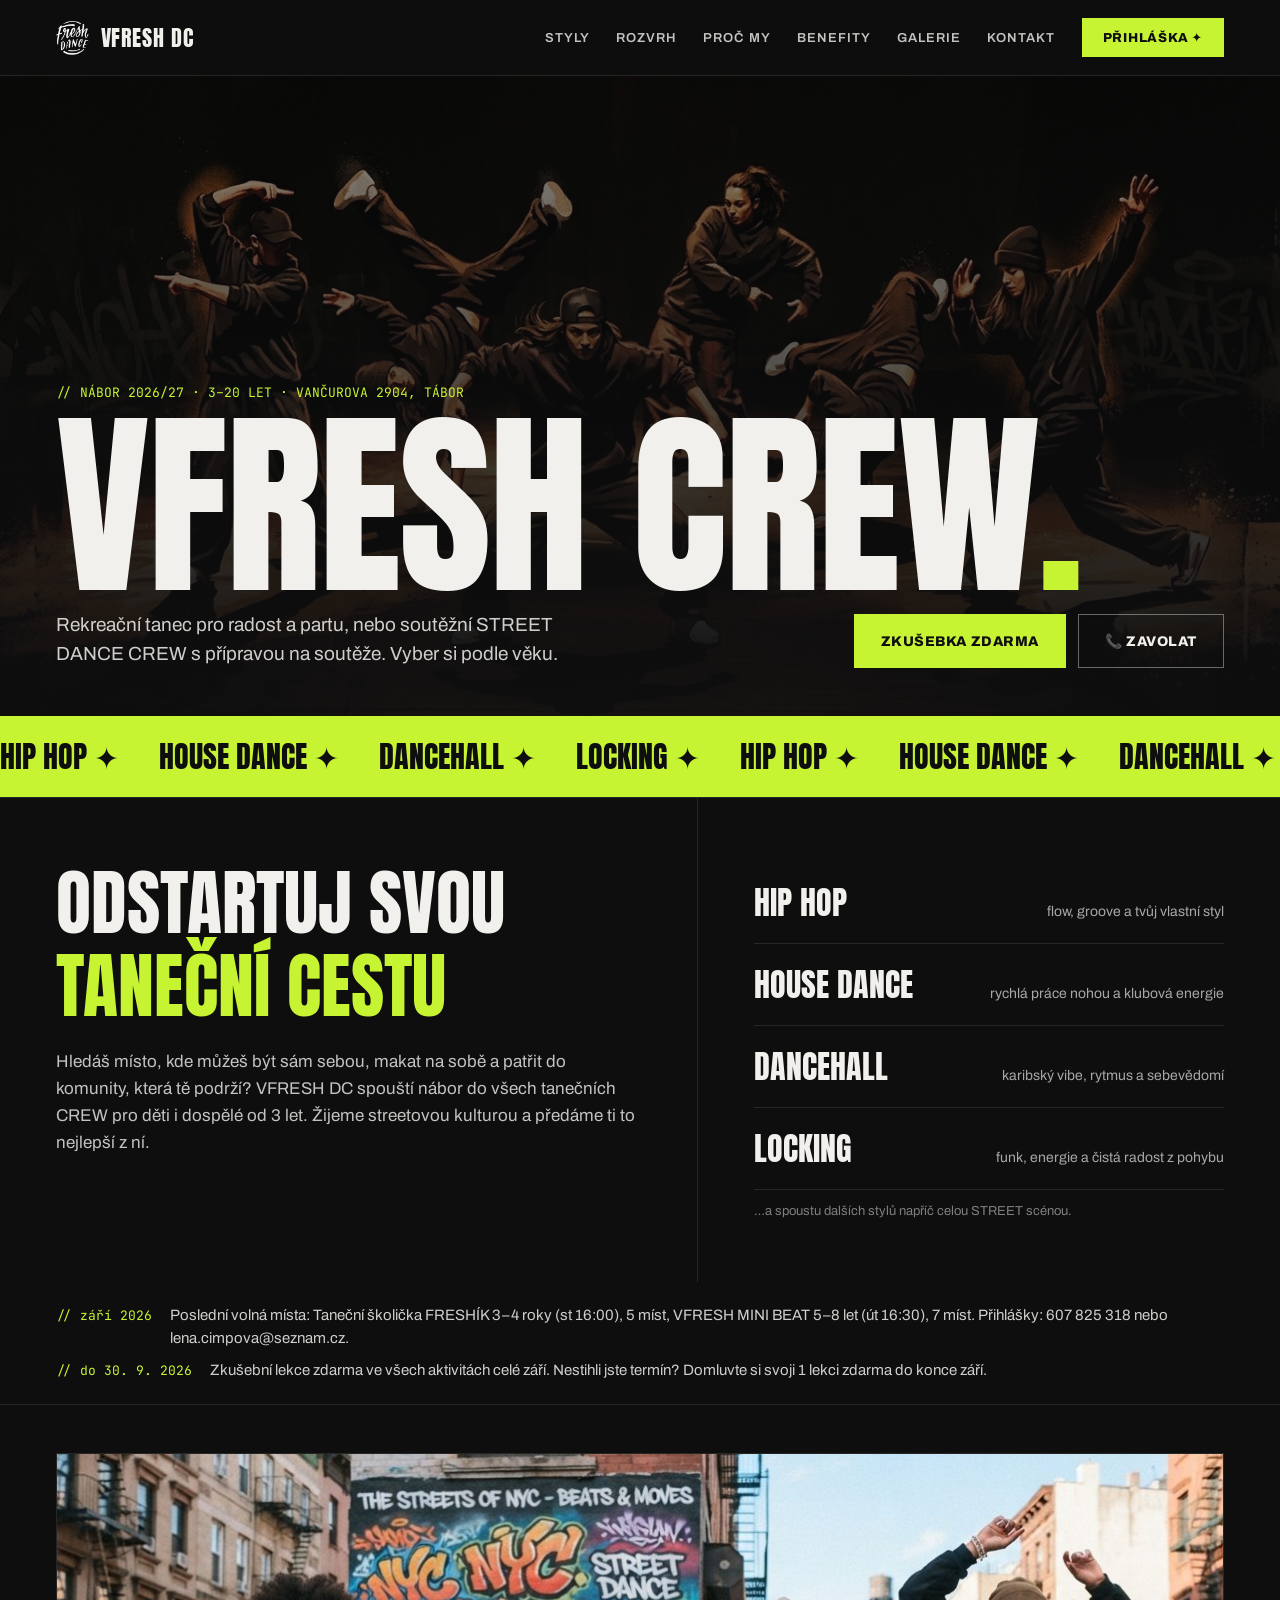
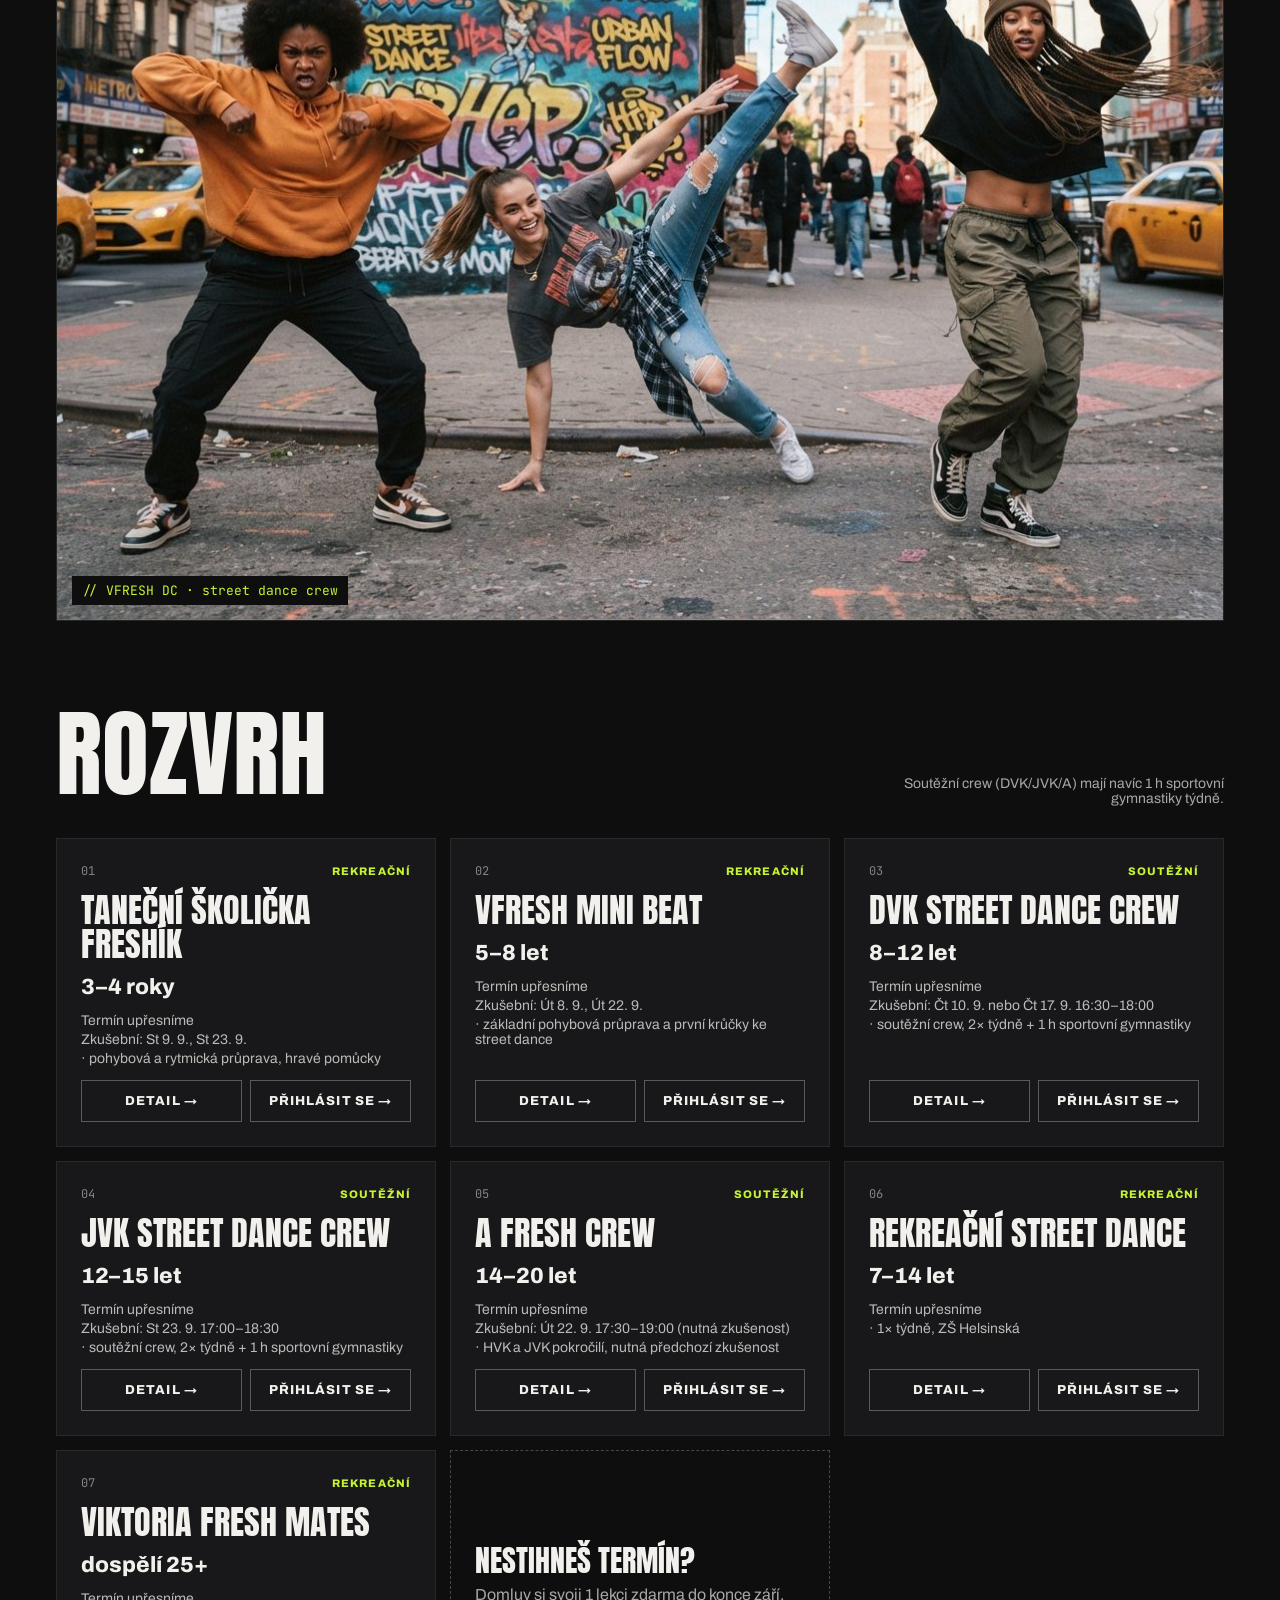
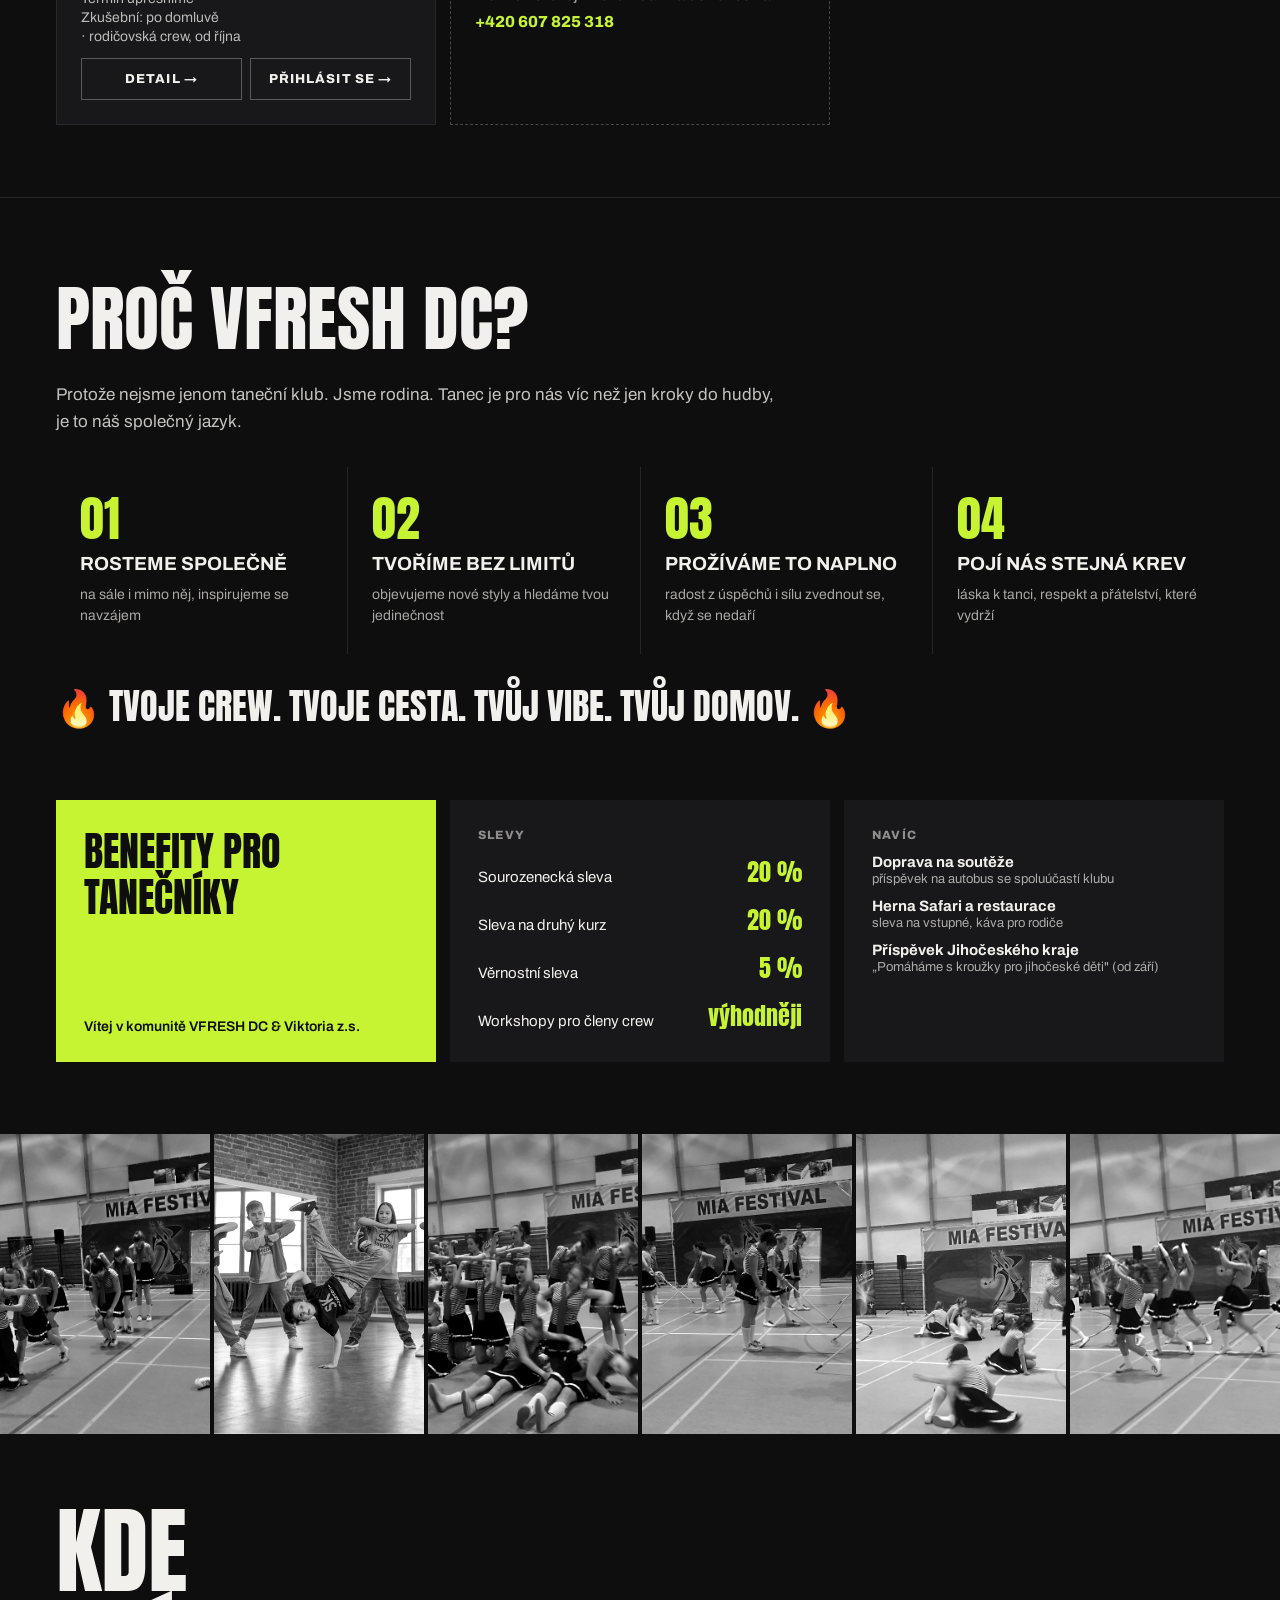
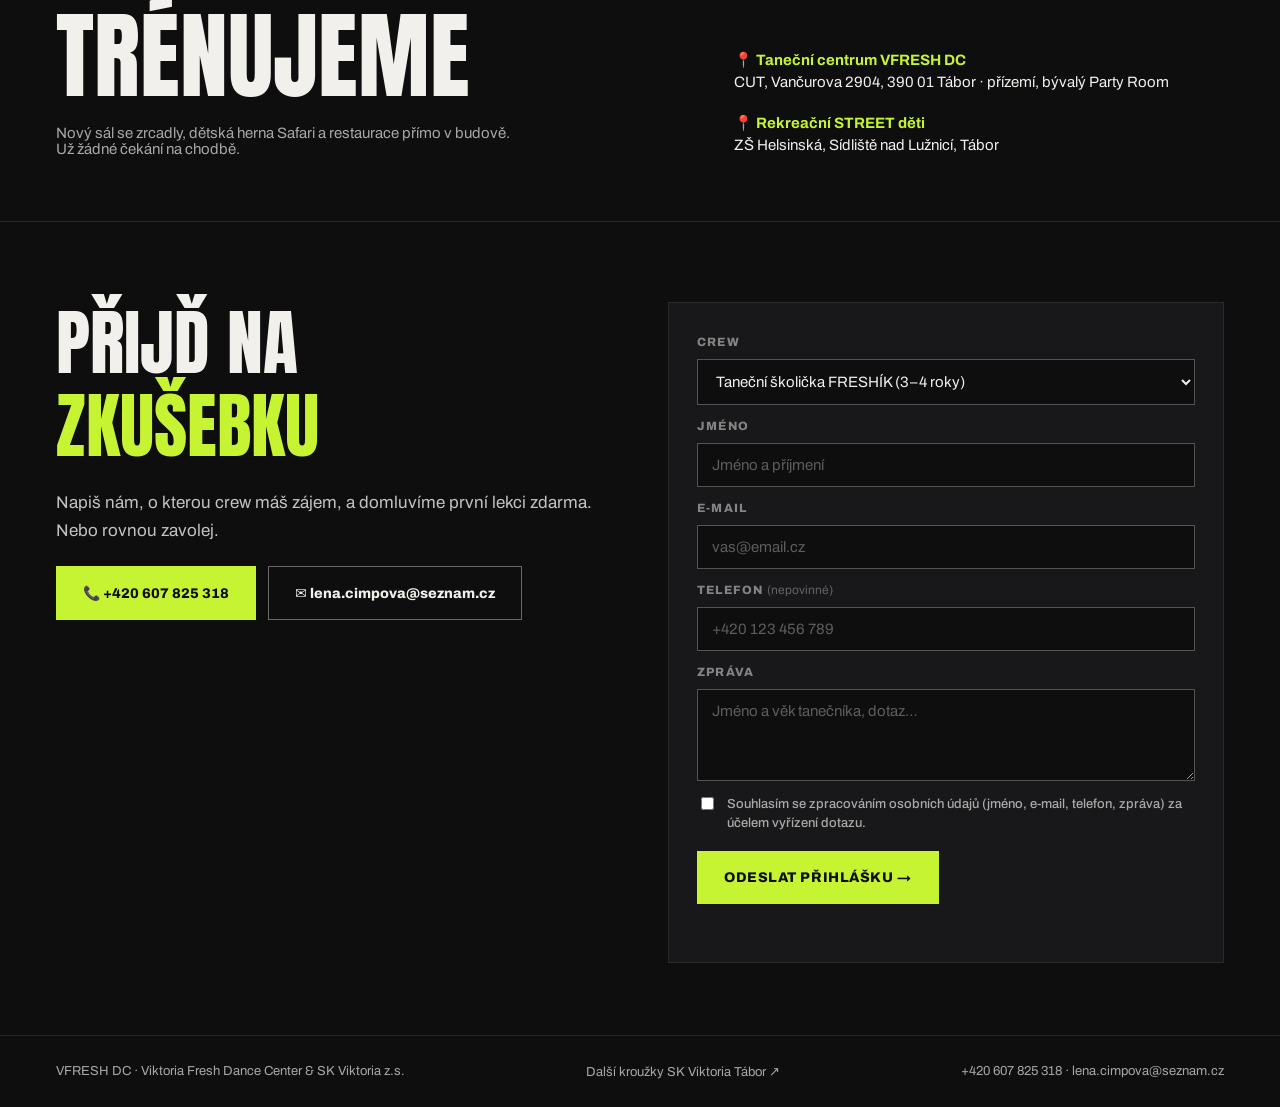
<file: index.html>
<!DOCTYPE html>
<html lang="cs" data-site="vfresh">
<head>
<meta charset="UTF-8">
<meta name="viewport" content="width=device-width, initial-scale=1">
<title>VFRESH DC | street dance Tábor · nábor 2026/27</title>
<meta name="description" content="VFRESH DC, Viktoria Fresh Dance Center v Táboře: street dance pro děti i dospělé od 3 let. Rekreační kurzy i soutěžní STREET DANCE CREW, Hip Hop, House, Dancehall, Locking. Zkušební lekce zdarma.">
<link rel="preconnect" href="https://fonts.googleapis.com">
<link rel="preconnect" href="https://fonts.gstatic.com" crossorigin>
<link href="https://fonts.googleapis.com/css2?family=Anton&family=Archivo:wght@400;500;600;700;800&family=JetBrains+Mono:wght@500;700&display=swap" rel="stylesheet">
<link rel="stylesheet" href="css/vfresh.css">
</head>
<body>

<header class="nav">
  <div class="wrap nav-inner">
    <a class="brand" href="#top">
      <img src="assets/logo-freshdance.png" alt="" class="brand-logo">
      <span class="brand-name">VFRESH DC</span>
    </a>
    <nav class="nav-links" id="main-nav" aria-label="Hlavní menu">
      <a href="#styly">Styly</a>
      <a href="#rozvrh">Rozvrh</a>
      <a href="#proc">Proč my</a>
      <a href="#benefity">Benefity</a>
      <a href="#galerie">Galerie</a>
      <a href="#kontakt">Kontakt</a>
      <a class="btn btn-lime nav-cta" href="#prihlaska">Přihláška ✦</a>
    </nav>
    <button class="nav-toggle" id="nav-toggle" type="button" aria-expanded="false" aria-controls="main-nav" aria-label="Otevřít menu">
      <span></span><span></span><span></span>
    </button>
  </div>
</header>

<main id="top">

  <section class="hero">
    <img class="hero-photo" src="assets/hero/fresh-dance-hero.jpg" alt="">
    <div class="hero-shade" aria-hidden="true"></div>
    <div class="wrap hero-content">
      <span class="mono lime">// NÁBOR 2026/27 · 3–20 LET · VANČUROVA 2904, TÁBOR</span>
      <h1>VFRESH crew<span class="lime">.</span></h1>
      <div class="hero-row">
        <p>Rekreační tanec pro radost a partu, nebo soutěžní STREET DANCE CREW s přípravou na soutěže. Vyber si podle věku.</p>
        <div class="hero-actions">
          <a class="btn btn-lime" href="#prihlaska">Zkušebka zdarma</a>
          <a class="btn btn-ghost" href="tel:+420607825318">📞 Zavolat</a>
        </div>
      </div>
    </div>
  </section>

  <div class="marquee" aria-hidden="true">
    <div class="marquee-track">
      <span>Hip Hop ✦</span><span>House Dance ✦</span><span>Dancehall ✦</span><span>Locking ✦</span>
      <span>Hip Hop ✦</span><span>House Dance ✦</span><span>Dancehall ✦</span><span>Locking ✦</span>
      <span>Hip Hop ✦</span><span>House Dance ✦</span><span>Dancehall ✦</span><span>Locking ✦</span>
      <span>Hip Hop ✦</span><span>House Dance ✦</span><span>Dancehall ✦</span><span>Locking ✦</span>
    </div>
  </div>

  <section class="split" id="styly">
    <div class="split-left">
      <h2 class="display-l">Odstartuj svou<br><span class="lime">taneční cestu</span></h2>
      <p class="lead">Hledáš místo, kde můžeš být sám sebou, makat na sobě a patřit do komunity, která tě podrží? VFRESH DC spouští nábor do všech tanečních CREW pro děti i dospělé od 3 let. Žijeme streetovou kulturou a předáme ti to nejlepší z ní.</p>
    </div>
    <div class="split-right">
      <div class="style-row"><span class="style-name">Hip Hop</span><span class="muted">flow, groove a tvůj vlastní styl</span></div>
      <div class="style-row"><span class="style-name">House Dance</span><span class="muted">rychlá práce nohou a klubová energie</span></div>
      <div class="style-row"><span class="style-name">Dancehall</span><span class="muted">karibský vibe, rytmus a sebevědomí</span></div>
      <div class="style-row"><span class="style-name">Locking</span><span class="muted">funk, energie a čistá radost z pohybu</span></div>
      <span class="small dim">…a spoustu dalších stylů napříč celou STREET scénou.</span>
    </div>
  </section>

  <!-- Aktuality z adminu (web vfresh), skryté když žádné nejsou -->
  <section class="news" id="aktuality" hidden>
    <div class="wrap news-list" id="news-list"></div>
  </section>

  <section class="photo-band" aria-label="Kdo jsme">
    <figure class="wrap photo-band-inner">
      <img src="assets/akce/kdo-jsme-tanecnice.jpg" alt="Tanečnice street dance v akci na ulici" loading="lazy" width="1408" height="768">
      <figcaption class="mono">// VFRESH DC · street dance crew</figcaption>
    </figure>
  </section>

  <section class="section" id="rozvrh">
    <div class="wrap">
      <div class="section-head">
        <h2 class="display-xl">Rozvrh</h2>
        <span class="muted">Soutěžní crew (DVK/JVK/A) mají navíc 1 h sportovní gymnastiky týdně.</span>
      </div>
      <!-- Karty crew se vykreslí z databáze (admin: Kurzy u aktivit s kategorií VFRESH DC).
           Obsah níže je jen záloha, když se data nepodaří načíst. -->
      <div class="crew-grid" id="crew-grid">
        <article class="crew">
          <div class="crew-top"><span class="mono dim">01</span><span class="crew-tag">Rekreační</span></div>
          <h3>Taneční školička FRESHÍK</h3>
          <span class="crew-age">3–4 roky</span>
          <div class="crew-info"><span>St 16:00–17:00</span><span>Zkušební: St 9. 9., St 23. 9.</span></div>
          <button class="btn btn-outline crew-cta" type="button" data-crew="Taneční školička FRESHÍK (3–4 roky)">Přihlásit se →</button>
        </article>
        <article class="crew">
          <div class="crew-top"><span class="mono dim">02</span><span class="crew-tag">Rekreační</span></div>
          <h3>VFresh Mini Beat</h3>
          <span class="crew-age">5–8 let</span>
          <div class="crew-info"><span>Út 16:30–17:30</span><span>Zkušební: Út 8. 9., Út 22. 9.</span><span>· předškolní</span></div>
          <button class="btn btn-outline crew-cta" type="button" data-crew="VFresh Mini Beat (5–8 let)">Přihlásit se →</button>
        </article>
        <article class="crew">
          <div class="crew-top"><span class="mono dim">03</span><span class="crew-tag">Soutěžní</span></div>
          <h3>DVK Street Dance Crew</h3>
          <span class="crew-age">8–12 let</span>
          <div class="crew-info"><span>Út 15:00–16:30 · Čt 16:30–18:00</span><span>Zkušební: Čt 10. 9., Čt 17. 9.</span></div>
          <button class="btn btn-outline crew-cta" type="button" data-crew="DVK Street Dance Crew (8–12 let)">Přihlásit se →</button>
        </article>
        <article class="crew">
          <div class="crew-top"><span class="mono dim">04</span><span class="crew-tag">Soutěžní</span></div>
          <h3>JVK Street Dance Crew</h3>
          <span class="crew-age">12–15 let</span>
          <div class="crew-info"><span>St 17:00–18:30 · Pá 15:00–16:30</span><span>Zkušební: St 23. 9.</span></div>
          <button class="btn btn-outline crew-cta" type="button" data-crew="JVK Street Dance Crew (12–15 let)">Přihlásit se →</button>
        </article>
        <article class="crew">
          <div class="crew-top"><span class="mono dim">05</span><span class="crew-tag">Soutěžní</span></div>
          <h3>A Fresh Crew</h3>
          <span class="crew-age">14–20 let</span>
          <div class="crew-info"><span>Út 17:30–19:00 · Čt 18:00–19:30</span><span>Zkušební: Út 22. 9.</span><span>· HVK, JVK pokročilí, nutná zkušenost</span></div>
          <button class="btn btn-outline crew-cta" type="button" data-crew="A Fresh Crew (14–20 let)">Přihlásit se →</button>
        </article>
        <article class="crew">
          <div class="crew-top"><span class="mono dim">06</span><span class="crew-tag">Rekreační</span></div>
          <h3>Rekreační STREET DANCE</h3>
          <span class="crew-age">7–14 let</span>
          <div class="crew-info"><span>Út 15:30–17:00</span><span>Zkušební po domluvě</span><span>· ZŠ Helsinská</span></div>
          <button class="btn btn-outline crew-cta" type="button" data-crew="Rekreační STREET DANCE (7–14 let)">Přihlásit se →</button>
        </article>
        <article class="crew">
          <div class="crew-top"><span class="mono dim">07</span><span class="crew-tag">Rekreační</span></div>
          <h3>Viktoria Fresh Mates</h3>
          <span class="crew-age">dospělí 25+</span>
          <div class="crew-info"><span>St 18:30–20:00</span><span>Zkušební po domluvě</span><span>· rodičovská crew, od října</span></div>
          <button class="btn btn-outline crew-cta" type="button" data-crew="Viktoria Fresh Mates (dospělí 25+)">Přihlásit se →</button>
        </article>
        <div class="crew crew-note">
          <h3>Nestihneš termín?</h3>
          <span class="muted">Domluv si svoji 1 lekci zdarma do konce září.</span>
          <a class="lime strong" href="tel:+420607825318">+420 607 825 318</a>
        </div>
      </div>
    </div>
  </section>

  <section class="section section-line" id="proc">
    <div class="wrap">
      <h2 class="display-l">Proč VFRESH DC?</h2>
      <p class="lead proc-lead">Protože nejsme jenom taneční klub. Jsme rodina. Tanec je pro nás víc než jen kroky do hudby, je to náš společný jazyk.</p>
      <div class="why-grid">
        <div class="why"><span class="why-num">01</span><b>Rosteme společně</b><span class="muted">na sále i mimo něj, inspirujeme se navzájem</span></div>
        <div class="why"><span class="why-num">02</span><b>Tvoříme bez limitů</b><span class="muted">objevujeme nové styly a hledáme tvou jedinečnost</span></div>
        <div class="why"><span class="why-num">03</span><b>Prožíváme to naplno</b><span class="muted">radost z úspěchů i sílu zvednout se, když se nedaří</span></div>
        <div class="why"><span class="why-num">04</span><b>Pojí nás stejná krev</b><span class="muted">láska k tanci, respekt a přátelství, které vydrží</span></div>
      </div>
      <p class="slogan">🔥 Tvoje crew. Tvoje cesta. Tvůj vibe. Tvůj domov. 🔥</p>
    </div>
  </section>

  <section class="section section-tight" id="benefity">
    <div class="wrap benefit-grid">
      <div class="benefit-lead">
        <span class="display-m">Benefity pro tanečníky</span>
        <span class="strong-sm">Vítej v komunitě VFRESH DC &amp; Viktoria z.s.</span>
      </div>
      <div class="benefit-card">
        <span class="label">Slevy</span>
        <div class="benefit-row"><span>Sourozenecká sleva</span><b>20 %</b></div>
        <div class="benefit-row"><span>Sleva na druhý kurz</span><b>20 %</b></div>
        <div class="benefit-row"><span>Věrnostní sleva</span><b>5 %</b></div>
        <div class="benefit-row"><span>Workshopy pro členy crew</span><b>výhodněji</b></div>
      </div>
      <div class="benefit-card">
        <span class="label">Navíc</span>
        <div class="benefit-item"><b>Doprava na soutěže</b><span class="muted">příspěvek na autobus se spoluúčastí klubu</span></div>
        <div class="benefit-item"><b>Herna Safari a restaurace</b><span class="muted">sleva na vstupné, káva pro rodiče</span></div>
        <div class="benefit-item"><b>Příspěvek Jihočeského kraje</b><span class="muted">„Pomáháme s kroužky pro jihočeské děti" (od září)</span></div>
      </div>
    </div>
  </section>

  <!-- Galerie z adminu (vik_gallery, web vfresh), kliknutím se otevře lightbox -->
  <section class="gallery" id="galerie" aria-label="Fotky a videa">
    <div class="gallery-strip" id="gallery-strip"></div>
  </section>

  <section class="section where" id="kontakt">
    <div class="wrap where-grid">
      <div class="where-left">
        <h2 class="display-xl">Kde<br>trénujeme</h2>
        <span class="muted">Nový sál se zrcadly, dětská herna Safari a restaurace přímo v budově. Už žádné čekání na chodbě.</span>
      </div>
      <div class="where-right">
        <div><b class="lime">📍 Taneční centrum VFRESH DC</b><br>CUT, Vančurova 2904, 390 01 Tábor · přízemí, bývalý Party Room</div>
        <div><b class="lime">📍 Rekreační STREET děti</b><br>ZŠ Helsinská, Sídliště nad Lužnicí, Tábor</div>
      </div>
    </div>
  </section>

  <section class="section section-line" id="prihlaska">
    <div class="wrap signup-grid">
      <div class="signup-left">
        <h2 class="display-l">Přijď na<br><span class="lime">zkušebku</span></h2>
        <p class="lead">Napiš nám, o kterou crew máš zájem, a domluvíme první lekci zdarma. Nebo rovnou zavolej.</p>
        <div class="signup-contacts">
          <a class="btn btn-lime" href="tel:+420607825318">📞 +420 607 825 318</a>
          <a class="btn btn-ghost" href="mailto:lena.cimpova@seznam.cz">✉ lena.cimpova@seznam.cz</a>
        </div>
      </div>

      <form class="signup-form" id="contact-form" novalidate>
        <label for="f-category">Crew</label>
        <select id="f-category" name="category">
          <option value="Taneční školička FRESHÍK (3–4 roky)">Taneční školička FRESHÍK (3–4 roky)</option>
          <option value="VFresh Mini Beat (5–8 let)">VFresh Mini Beat (5–8 let)</option>
          <option value="DVK Street Dance Crew (8–12 let)">DVK Street Dance Crew (8–12 let)</option>
          <option value="JVK Street Dance Crew (12–15 let)">JVK Street Dance Crew (12–15 let)</option>
          <option value="A Fresh Crew (14–20 let)">A Fresh Crew (14–20 let)</option>
          <option value="Rekreační STREET DANCE (7–14 let)">Rekreační STREET DANCE (7–14 let)</option>
          <option value="Viktoria Fresh Mates (dospělí 25+)">Viktoria Fresh Mates (dospělí 25+)</option>
          <option value="Jiné">Jiný dotaz</option>
        </select>

        <label for="f-name">Jméno</label>
        <input id="f-name" name="name" type="text" placeholder="Jméno a příjmení" maxlength="150" required>

        <label for="f-email">E-mail</label>
        <input id="f-email" name="email" type="email" placeholder="vas@email.cz" required>

        <label for="f-phone">Telefon <span class="field-optional">(nepovinné)</span></label>
        <input id="f-phone" name="phone" type="tel" placeholder="+420 123 456 789" maxlength="40" autocomplete="tel">

        <label for="f-message">Zpráva</label>
        <textarea id="f-message" name="message" rows="4" placeholder="Jméno a věk tanečníka, dotaz…" maxlength="3000" required></textarea>

        <div class="hp-field" aria-hidden="true">
          <label for="f-website">Nevyplňujte</label>
          <input id="f-website" name="website" type="text" tabindex="-1" autocomplete="off">
        </div>
        <label class="consent" for="f-consent">
          <input id="f-consent" name="consent" type="checkbox" required>
          <span>Souhlasím se zpracováním osobních údajů (jméno, e-mail, telefon, zpráva) za účelem vyřízení dotazu.</span>
        </label>

        <button class="btn btn-lime" type="submit">Odeslat přihlášku →</button>
        <p class="form-note" id="form-note" role="status" aria-live="polite"></p>
      </form>
    </div>
  </section>

</main>

<footer class="footer">
  <div class="wrap footer-inner">
    <span>VFRESH DC · Viktoria Fresh Dance Center &amp; SK Viktoria z.s.</span>
    <a href="https://www.viktoria-tabor.cz/" data-vt-site-link="viktoria">Další kroužky SK Viktoria Tábor ↗</a>
    <span><a href="tel:+420607825318">+420 607 825 318</a> · <a href="mailto:lena.cimpova@seznam.cz">lena.cimpova@seznam.cz</a></span>
  </div>
</footer>

<div class="lightbox" id="lightbox" role="dialog" aria-modal="true" aria-label="Fotka">
  <button class="lb-btn lb-close" id="lightbox-close" type="button" aria-label="Zavřít">✕</button>
  <button class="lb-btn lb-prev" id="lightbox-prev" type="button" aria-label="Předchozí">‹</button>
  <figure class="lb-media" id="lightbox-media"></figure>
  <button class="lb-btn lb-next" id="lightbox-next" type="button" aria-label="Další">›</button>
</div>

<script src="js/seed.js"></script>
<script src="js/store.js"></script>
<script src="js/vfresh.js"></script>
</body>
</html>
</file>
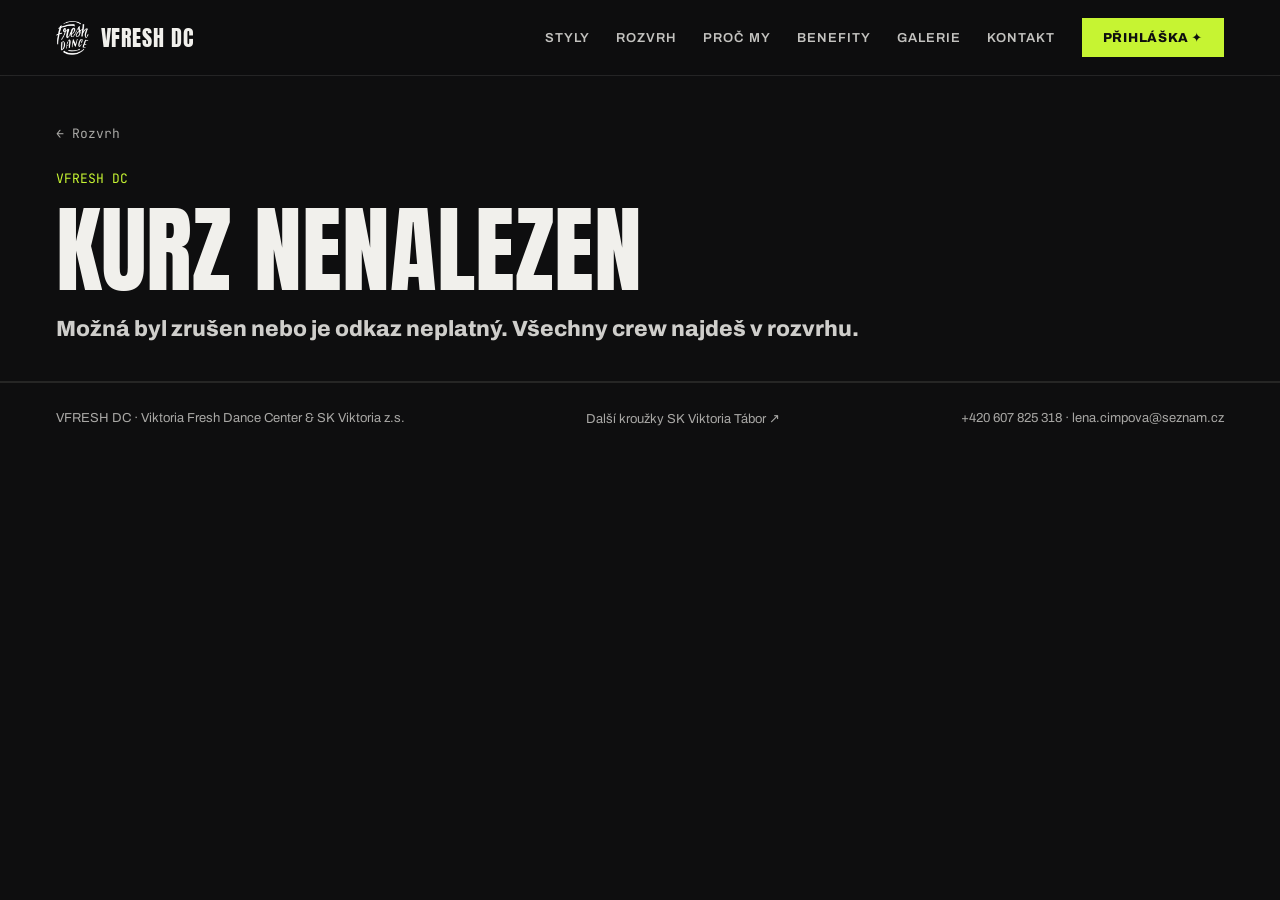
<file: kurz.html>
<!DOCTYPE html>
<html lang="cs" data-site="vfresh">
<head>
<meta charset="UTF-8">
<meta name="viewport" content="width=device-width, initial-scale=1">
<title>Kurz | VFRESH DC Tábor</title>
<meta name="description" content="Termíny, místo, cena a zkušební lekce tanečního kurzu VFRESH DC v Táboře.">
<link rel="preconnect" href="https://fonts.googleapis.com">
<link rel="preconnect" href="https://fonts.gstatic.com" crossorigin>
<link href="https://fonts.googleapis.com/css2?family=Anton&family=Archivo:wght@400;500;600;700;800&family=JetBrains+Mono:wght@500;700&display=swap" rel="stylesheet">
<link rel="stylesheet" href="css/vfresh.css">
</head>
<body>

<header class="nav">
  <div class="wrap nav-inner">
    <a class="brand" href="index.html">
      <img src="assets/logo-freshdance.png" alt="" class="brand-logo">
      <span class="brand-name">VFRESH DC</span>
    </a>
    <nav class="nav-links" id="main-nav" aria-label="Hlavní menu">
      <a href="index.html#styly">Styly</a>
      <a href="index.html#rozvrh">Rozvrh</a>
      <a href="index.html#proc">Proč my</a>
      <a href="index.html#benefity">Benefity</a>
      <a href="index.html#galerie">Galerie</a>
      <a href="index.html#kontakt">Kontakt</a>
      <a class="btn btn-lime nav-cta" href="index.html#prihlaska">Přihláška ✦</a>
    </nav>
    <button class="nav-toggle" id="nav-toggle" type="button" aria-expanded="false" aria-controls="main-nav" aria-label="Otevřít menu">
      <span></span><span></span><span></span>
    </button>
  </div>
</header>

<!-- Detail kurzu z databáze: kurz.html?k=<slug kurzu> (admin: Kurzy). -->
<main id="kurz-root">
  <section class="kurz-hero">
    <div class="wrap">
      <a class="kurz-back mono" href="index.html#rozvrh">← Rozvrh</a>
      <div class="kurz-eyebrow"><span class="mono lime" id="k-activity">VFRESH DC</span><span class="crew-tag" id="k-badge"></span></div>
      <h1 class="display-xl" id="k-name">Načítáme…</h1>
      <span class="kurz-age" id="k-age"></span>
    </div>
  </section>

  <section class="section kurz-body" id="k-body" hidden>
    <div class="wrap kurz-grid">
      <div class="kurz-card">
        <span class="label">Kdy a kde</span>
        <div class="kurz-slots" id="k-slots"></div>
      </div>
      <div class="kurz-side">
        <div class="kurz-card" id="k-price-card" hidden>
          <span class="label">Cena</span>
          <div class="kurz-prices" id="k-prices"></div>
          <p class="muted kurz-term" id="k-term" hidden></p>
        </div>
        <div class="kurz-trial" id="k-trial" hidden></div>
        <div class="kurz-desc" id="k-desc" hidden></div>
        <div class="kurz-cta">
          <a class="btn btn-lime" id="k-cta" href="index.html#prihlaska">Přihlásit se na zkušebku →</a>
          <a class="btn btn-ghost" href="tel:+420607825318">📞 +420 607 825 318</a>
        </div>
      </div>
    </div>
  </section>

  <section class="section section-line" id="k-others" hidden>
    <div class="wrap">
      <h2 class="display-m">Další crew</h2>
      <div class="kurz-others" id="k-others-list"></div>
    </div>
  </section>
</main>

<footer class="footer">
  <div class="wrap footer-inner">
    <span>VFRESH DC · Viktoria Fresh Dance Center &amp; SK Viktoria z.s.</span>
    <a href="https://www.viktoria-tabor.cz/" data-vt-site-link="viktoria">Další kroužky SK Viktoria Tábor ↗</a>
    <span><a href="tel:+420607825318">+420 607 825 318</a> · <a href="mailto:lena.cimpova@seznam.cz">lena.cimpova@seznam.cz</a></span>
  </div>
</footer>

<script src="js/seed.js"></script>
<script src="js/store.js"></script>
<script src="js/vfresh.js"></script>
<script src="js/kurz.js"></script>
</body>
</html>
</file>
<file: css/vfresh.css>
/*
  VFRESH DC: one-page web podle návrhu „Noční street" (1b):
  tmavé pozadí, neonová lime, Anton na nadpisy, Archivo na text, JetBrains Mono
  na drobné popisky, ostré rohy. Barvy a písma se mění přes tokeny níže.
*/
:root{
  --bg:#0e0e0f;
  --card:#18181a;
  --text:#f1f0ec;
  --lime:#c6f432;              /* ≈ oklch(0.9 0.2 128) z návrhu */
  --line:rgba(241,240,236,.1);
  --line-strong:rgba(241,240,236,.3);
  --muted:rgba(241,240,236,.68);
  --dim:rgba(241,240,236,.5);
  --pad:56px;
  --display:'Anton',Impact,sans-serif;
  --body:'Archivo',system-ui,sans-serif;
  --mono:'JetBrains Mono',ui-monospace,monospace;
}

*{box-sizing:border-box}
html{scroll-behavior:smooth;scroll-padding-top:80px}
body{margin:0;background:var(--bg);color:var(--text);font-family:var(--body);-webkit-font-smoothing:antialiased}
h1,h2,h3,p{margin:0}
a{color:inherit;text-decoration:none}
img{max-width:100%;display:block}
button{font:inherit}
.wrap{max-width:1280px;margin:0 auto;padding:0 var(--pad)}

.lime{color:var(--lime)}
.muted{color:var(--muted)}
.dim{color:var(--dim)}
.mono{font-family:var(--mono);font-size:13px}
.small{font-size:13px}
.strong{font-weight:800}
.lead{font-size:17px;line-height:1.6;color:rgba(241,240,236,.8);text-wrap:pretty}

.display-xl{font:400 clamp(56px,8vw,96px)/1.1 var(--display);text-transform:uppercase}
.display-l{font:400 clamp(44px,6vw,72px)/1.15 var(--display);text-transform:uppercase}
.display-m{font:400 clamp(32px,3.4vw,40px)/1.15 var(--display);text-transform:uppercase}

/* tlačítka */
.btn{
  display:inline-flex;align-items:center;justify-content:center;gap:8px;
  padding:18px 26px;font:800 14px var(--body);text-transform:uppercase;letter-spacing:.04em;
  border:1.5px solid transparent;cursor:pointer;transition:background .15s ease,color .15s ease,border-color .15s ease;
}
.btn-lime{background:var(--lime);color:var(--bg)}
.btn-lime:hover{background:#d6ff4f}
.btn-ghost{border-color:rgba(241,240,236,.4);color:var(--text);background:transparent}
.btn-ghost:hover{border-color:var(--text)}
.btn-outline{background:transparent;color:var(--text);border-color:var(--line-strong);padding:13px;font-size:13px;letter-spacing:.08em}
.btn-outline:hover{background:var(--lime);color:var(--bg);border-color:var(--lime)}

/* navigace */
.nav{position:sticky;top:0;z-index:50;background:rgba(14,14,15,.92);backdrop-filter:blur(8px);border-bottom:1px solid var(--line)}
.nav-inner{display:flex;align-items:center;justify-content:space-between;padding-top:18px;padding-bottom:18px}
.brand{display:flex;align-items:center;gap:12px}
.brand-logo{height:34px;width:auto}
.brand-name{font:400 22px var(--display);letter-spacing:.04em}
.nav-links{display:flex;align-items:center;gap:26px}
.nav-links a:not(.btn){font-size:13px;font-weight:600;text-transform:uppercase;letter-spacing:.08em;opacity:.8}
.nav-links a:not(.btn):hover{opacity:1;color:var(--lime)}
.nav-cta{padding:11px 20px;font-size:13px;letter-spacing:.06em}
.nav-toggle{display:none;flex-direction:column;justify-content:center;gap:5px;width:42px;height:42px;background:none;border:1.5px solid var(--line-strong);cursor:pointer}
.nav-toggle span{display:block;height:2px;width:18px;background:var(--text);margin:0 auto}

/* hero */
.hero{position:relative;height:min(640px,86vh);min-height:520px;overflow:hidden}
.hero-photo{position:absolute;inset:0;width:100%;height:100%;object-fit:cover;opacity:.7}
.hero-shade{position:absolute;inset:0;background:linear-gradient(rgba(14,14,15,.2) 0%,rgba(14,14,15,.95) 92%)}
.hero-content{position:absolute;left:0;right:0;bottom:48px;display:flex;flex-direction:column;gap:20px}
.hero h1{font:400 clamp(84px,15.6vw,200px)/.85 var(--display);text-transform:uppercase;letter-spacing:-.01em}
.hero-row{display:flex;justify-content:space-between;align-items:flex-end;gap:40px}
.hero-row p{font-size:19px;line-height:1.5;max-width:560px;opacity:.85}
.hero-actions{display:flex;gap:12px;flex:none}

/* běžící pruh se styly */
.marquee{background:var(--lime);color:var(--bg);overflow:hidden;padding:18px 0}
.marquee-track{display:flex;gap:40px;width:max-content;font:400 30px var(--display);text-transform:uppercase;white-space:nowrap;animation:marquee 28s linear infinite}
@keyframes marquee{to{transform:translateX(-50%)}}
@media (prefers-reduced-motion:reduce){.marquee-track{animation:none}}

/* aktuality (z adminu) */
.news{border-bottom:1px solid var(--line)}
.news-list{display:flex;flex-direction:column;gap:10px;padding-top:22px;padding-bottom:22px}
.news-item{display:flex;gap:18px;align-items:baseline;font-size:15px;line-height:1.5}
.news-item .mono{color:var(--lime);flex:none}
.news-item p{color:rgba(241,240,236,.85)}

/* fotka pod aktualitami */
.photo-band{padding:48px 0 0}
.photo-band-inner{position:relative}
.photo-band-inner img{display:block;width:100%;aspect-ratio:21/9;object-fit:cover;object-position:50% 40%;border:1px solid var(--line)}
.photo-band-inner figcaption{position:absolute;left:calc(var(--pad) + 16px);bottom:16px;background:var(--bg);color:var(--lime);padding:6px 10px}

/* sekce */
.section{padding:80px 0 72px}
.section-tight{padding:0 0 72px}
.section-line{border-top:1px solid var(--line)}
.section-head{display:flex;justify-content:space-between;align-items:flex-end;gap:24px;margin-bottom:32px}
.section-head .muted{font-size:14px;max-width:380px;text-align:right}

/* rozvrh: karty crew */
.crew-grid{display:grid;grid-template-columns:repeat(3,1fr);gap:14px}
.crew{background:var(--card);border:1px solid rgba(241,240,236,.08);padding:24px;display:flex;flex-direction:column;gap:14px;min-height:250px}
.crew-top{display:flex;justify-content:space-between;align-items:center}
.crew-top .mono{font-size:12px}
.crew-tag{font-size:11px;font-weight:800;text-transform:uppercase;letter-spacing:.1em;color:var(--lime)}
.crew h3{font:400 34px/1 var(--display);text-transform:uppercase}
.crew-age{font-size:22px;font-weight:800}
.crew-info{display:flex;flex-direction:column;gap:4px;font-size:14px;opacity:.75}
.crew-cta{margin-top:auto;align-self:stretch}
.crew h3 a:hover{color:var(--lime)}
.crew-actions{margin-top:auto;display:grid;grid-template-columns:1fr 1fr;gap:8px}
.crew-actions .btn{padding:13px 8px;text-align:center;justify-content:center}
.crew-actions .crew-cta{margin-top:0}
.crew-note{background:transparent;border:1.5px dashed rgba(241,240,236,.25);justify-content:center;gap:10px}
.crew-note h3{font-size:30px}

/* styly */
.split{display:grid;grid-template-columns:1.2fr 1fr;border-top:1px solid var(--line)}
.split-left{padding:64px var(--pad);display:flex;flex-direction:column;gap:20px;border-right:1px solid var(--line)}
.split-right{padding:64px var(--pad);display:flex;flex-direction:column}
.style-row{display:flex;justify-content:space-between;align-items:baseline;gap:16px;padding:16px 0;border-bottom:1px solid var(--line)}
.style-name{font:400 32px var(--display);text-transform:uppercase}
.style-row .muted{font-size:14px;text-align:right}
.split-right .small{margin-top:14px}
@media (min-width:1281px){
  .split{max-width:1280px;margin:0 auto;border-left:1px solid var(--line);border-right:1px solid var(--line)}
}

/* proč my */
#proc .wrap{display:flex;flex-direction:column;gap:32px}
.proc-lead{max-width:720px;margin-top:-12px}
.why-grid{display:grid;grid-template-columns:repeat(4,1fr);gap:1px;background:var(--line)}
.why{background:var(--bg);padding:28px 24px;display:flex;flex-direction:column;gap:10px;min-height:170px}
.why-num{font:400 48px/1 var(--display);color:var(--lime)}
.why b{font-size:19px;text-transform:uppercase}
.why .muted{font-size:14px;line-height:1.5}
.slogan{font:400 clamp(24px,3vw,36px)/1.15 var(--display);text-transform:uppercase}

/* benefity */
.benefit-grid{display:grid;grid-template-columns:repeat(3,1fr);gap:14px}
.benefit-lead{background:var(--lime);color:var(--bg);padding:28px;display:flex;flex-direction:column;justify-content:space-between;gap:16px}
.strong-sm{font-size:14px;font-weight:600}
.benefit-card{background:var(--card);padding:28px;display:flex;flex-direction:column;gap:12px}
.label{font-size:12px;font-weight:800;text-transform:uppercase;letter-spacing:.1em;opacity:.55}
.benefit-row{display:flex;justify-content:space-between;align-items:baseline;gap:12px;font-size:15px}
.benefit-row b{font:400 24px var(--display);color:var(--lime);white-space:nowrap}
.benefit-item{display:flex;flex-direction:column;gap:2px;font-size:15px}
.benefit-item .muted{font-size:13px}

/* galerie */
.gallery-strip{display:grid;grid-template-columns:repeat(var(--cols,5),1fr);gap:4px}
.gallery-item{border:0;padding:0;background:none;cursor:zoom-in;overflow:hidden}
.gallery-item img{width:100%;height:300px;object-fit:cover;filter:grayscale(1) contrast(1.1);transition:filter .3s ease,transform .3s ease}
.gallery-item:hover img,.gallery-item:focus-visible img{filter:none;transform:scale(1.03)}

/* kde trénujeme */
.where{padding:64px 0}
.where-grid{display:grid;grid-template-columns:1.3fr 1fr;gap:40px;align-items:end}
.where-left{display:flex;flex-direction:column;gap:16px}
.where-left .muted{font-size:15px;max-width:460px}
.where-right{display:flex;flex-direction:column;gap:18px;font-size:15px;line-height:1.5}

/* přihláška */
.signup-grid{display:grid;grid-template-columns:1fr 1fr;gap:56px;align-items:start}
.signup-left{display:flex;flex-direction:column;gap:22px}
.signup-contacts{display:flex;flex-wrap:wrap;gap:12px}
.signup-contacts .btn{text-transform:none;letter-spacing:0}
.signup-form{display:flex;flex-direction:column;gap:10px;background:var(--card);padding:28px;border:1px solid rgba(241,240,236,.08)}
.signup-form label{font-size:12px;font-weight:800;text-transform:uppercase;letter-spacing:.1em;color:var(--dim);margin-top:4px}
.signup-form input,.signup-form select,.signup-form textarea{
  width:100%;min-width:0;padding:13px 14px;font:15px var(--body);color:var(--text);
  background:var(--bg);border:1.5px solid var(--line-strong);border-radius:0;resize:vertical;
}
.signup-form select option{background:var(--bg)}
.signup-form input::placeholder,.signup-form textarea::placeholder{color:rgba(241,240,236,.35)}
.signup-form input:focus,.signup-form select:focus,.signup-form textarea:focus{outline:none;border-color:var(--lime)}
.field-optional{font-weight:400;text-transform:none;letter-spacing:0;opacity:.7}
.hp-field{position:absolute;left:-10000px;width:1px;height:1px;overflow:hidden}
.signup-form .consent{display:flex;gap:10px;align-items:flex-start;text-transform:none;letter-spacing:0;font-size:13px;font-weight:500;color:var(--muted);line-height:1.45}
.signup-form .consent input{width:auto;flex:none;margin-top:2px;accent-color:var(--lime)}
.signup-form .btn{margin-top:8px;align-self:flex-start}
.signup-form.is-highlight{border-color:var(--lime)}
.form-note{font-size:14px;min-height:20px}

/* patička */
.footer{border-top:1px solid var(--line)}
.footer-inner{display:flex;justify-content:space-between;align-items:center;gap:12px 24px;flex-wrap:wrap;padding-top:28px;padding-bottom:28px;font-size:13px;color:var(--muted)}
.footer a:hover{color:var(--lime)}

/* lightbox */
.lightbox{position:fixed;inset:0;z-index:100;background:rgba(0,0,0,.94);display:none;align-items:center;justify-content:center;padding:24px}
.lightbox.open{display:flex}
.lb-media{margin:0;display:flex;flex-direction:column;align-items:center;gap:12px;max-width:1000px}
.lb-media img{max-width:100%;max-height:80vh;object-fit:contain}
.lb-media figcaption{font:13px var(--mono);color:var(--muted)}
.lb-btn{position:absolute;background:transparent;color:var(--text);border:1.5px solid var(--line-strong);width:46px;height:46px;font-size:20px;cursor:pointer}
.lb-btn:hover{background:var(--lime);color:var(--bg);border-color:var(--lime)}
.lb-close{top:20px;right:20px}
.lb-prev{left:20px;top:50%;transform:translateY(-50%)}
.lb-next{right:20px;top:50%;transform:translateY(-50%)}

/* responzivita */
@media (max-width:1100px){
  .nav-links{gap:18px}
  .crew-grid{grid-template-columns:repeat(2,1fr)}
  .why-grid{grid-template-columns:repeat(2,1fr)}
  .benefit-grid{grid-template-columns:1fr 1fr}
  .benefit-lead{grid-column:1 / -1}
}
@media (max-width:900px){
  :root{--pad:24px}
  .nav-toggle{display:flex}
  .nav-links{
    position:absolute;top:100%;left:0;right:0;display:none;flex-direction:column;align-items:stretch;gap:0;
    background:var(--bg);border-bottom:1px solid var(--line);padding:8px var(--pad) 20px;
  }
  .nav-links.open{display:flex}
  .nav-links a:not(.btn){padding:14px 0;border-bottom:1px solid var(--line)}
  .nav-cta{margin-top:14px}
  .hero-row{flex-direction:column;align-items:flex-start;gap:20px}
  .hero-row p{font-size:17px}
  .split,.where-grid,.signup-grid{grid-template-columns:1fr}
  .split-left{border-right:none;border-bottom:1px solid var(--line);padding-bottom:40px}
  .split-right{padding-top:24px}
  .section-head{flex-direction:column;align-items:flex-start}
  .section-head .muted{text-align:left}
  .gallery-strip{--cols:3 !important}
  .gallery-item img{height:200px}
  .signup-grid{gap:32px}
}
@media (max-width:600px){
  .section{padding:56px 0}
  .hero{height:auto;min-height:560px}
  .hero-actions{flex-direction:column;align-self:stretch}
  .crew-grid,.why-grid,.benefit-grid{grid-template-columns:1fr}
  .crew{min-height:0}
  .style-row{flex-direction:column;gap:2px}
  .style-row .muted{text-align:left}
  .style-name{font-size:28px}
  .marquee-track{font-size:22px}
  .gallery-strip{--cols:2 !important}
  .gallery-item img{height:160px}
  .signup-form{padding:20px}
  .news-item{flex-direction:column;gap:4px}
  .photo-band{padding-top:32px}
  .photo-band-inner img{aspect-ratio:16/10}
  .footer-inner{flex-direction:column;align-items:flex-start}
  .lb-prev,.lb-next{top:auto;bottom:20px;transform:none}
}

/* detail kurzu (kurz.html) */
.kurz-hero{padding:48px 0 40px;border-bottom:1px solid var(--line)}
.kurz-back{display:inline-block;color:var(--muted);margin-bottom:28px}
.kurz-back:hover{color:var(--lime)}
.kurz-eyebrow{display:flex;gap:16px;align-items:center;margin-bottom:10px}
.kurz-age{display:block;font-size:22px;font-weight:800;margin-top:14px;color:rgba(241,240,236,.85)}
.kurz-grid{display:grid;grid-template-columns:1.1fr 1fr;gap:20px;align-items:start}
.kurz-side{display:flex;flex-direction:column;gap:20px}
.kurz-card{background:var(--card);border:1px solid rgba(241,240,236,.08);padding:28px;display:flex;flex-direction:column;gap:18px}
.kurz-card .label{font-size:12px;font-weight:800;text-transform:uppercase;letter-spacing:.12em;color:var(--dim)}
.kurz-slots{display:flex;flex-direction:column}
.kurz-slot{display:flex;flex-direction:column;gap:4px;padding:16px 0;border-top:1px solid var(--line)}
.kurz-slot:first-child{border-top:0;padding-top:0}
.kurz-day{font-size:12px;font-weight:800;text-transform:uppercase;letter-spacing:.12em;color:var(--lime)}
.kurz-time{font:400 40px/1.05 var(--display)}
.kurz-place{font-size:14px;color:var(--muted)}
.kurz-prices{display:flex;gap:10px;flex-wrap:wrap}
.kurz-price{flex:1;min-width:140px;border:1px solid var(--line-strong);padding:14px 16px;display:flex;flex-direction:column;gap:4px}
.kurz-price b{font:400 30px/1 var(--display)}
.kurz-price span{font-size:12px;color:var(--muted)}
.kurz-price.main{background:var(--lime);border-color:var(--lime);color:var(--bg)}
.kurz-price.main span{color:rgba(14,14,15,.7)}
.kurz-term{font-size:14px}
.kurz-trial{border:1.5px dashed var(--lime);padding:18px 22px;display:flex;flex-direction:column;gap:4px}
.kurz-trial b{color:var(--lime);text-transform:uppercase;letter-spacing:.06em;font-size:14px}
.kurz-desc p{font-size:16px;line-height:1.6;color:rgba(241,240,236,.8)}
.kurz-desc p + p{margin-top:10px}
.kurz-cta{display:flex;flex-wrap:wrap;gap:12px}
.kurz-cta .btn-ghost{text-transform:none;letter-spacing:0}
.kurz-others{display:grid;grid-template-columns:repeat(3,1fr);gap:14px;margin-top:28px}
.kurz-other{background:var(--card);border:1px solid rgba(241,240,236,.08);padding:20px;display:flex;flex-direction:column;gap:6px}
.kurz-other b{font:400 24px/1.1 var(--display);text-transform:uppercase}
.kurz-other:hover{border-color:var(--lime)}
@media (max-width:900px){
  .kurz-grid{grid-template-columns:1fr}
  .kurz-others{grid-template-columns:1fr 1fr}
}
@media (max-width:600px){
  .kurz-others{grid-template-columns:1fr}
  .kurz-time{font-size:32px}
  .kurz-price{min-width:100%}
  .kurz-card{padding:20px}
}
</file>
